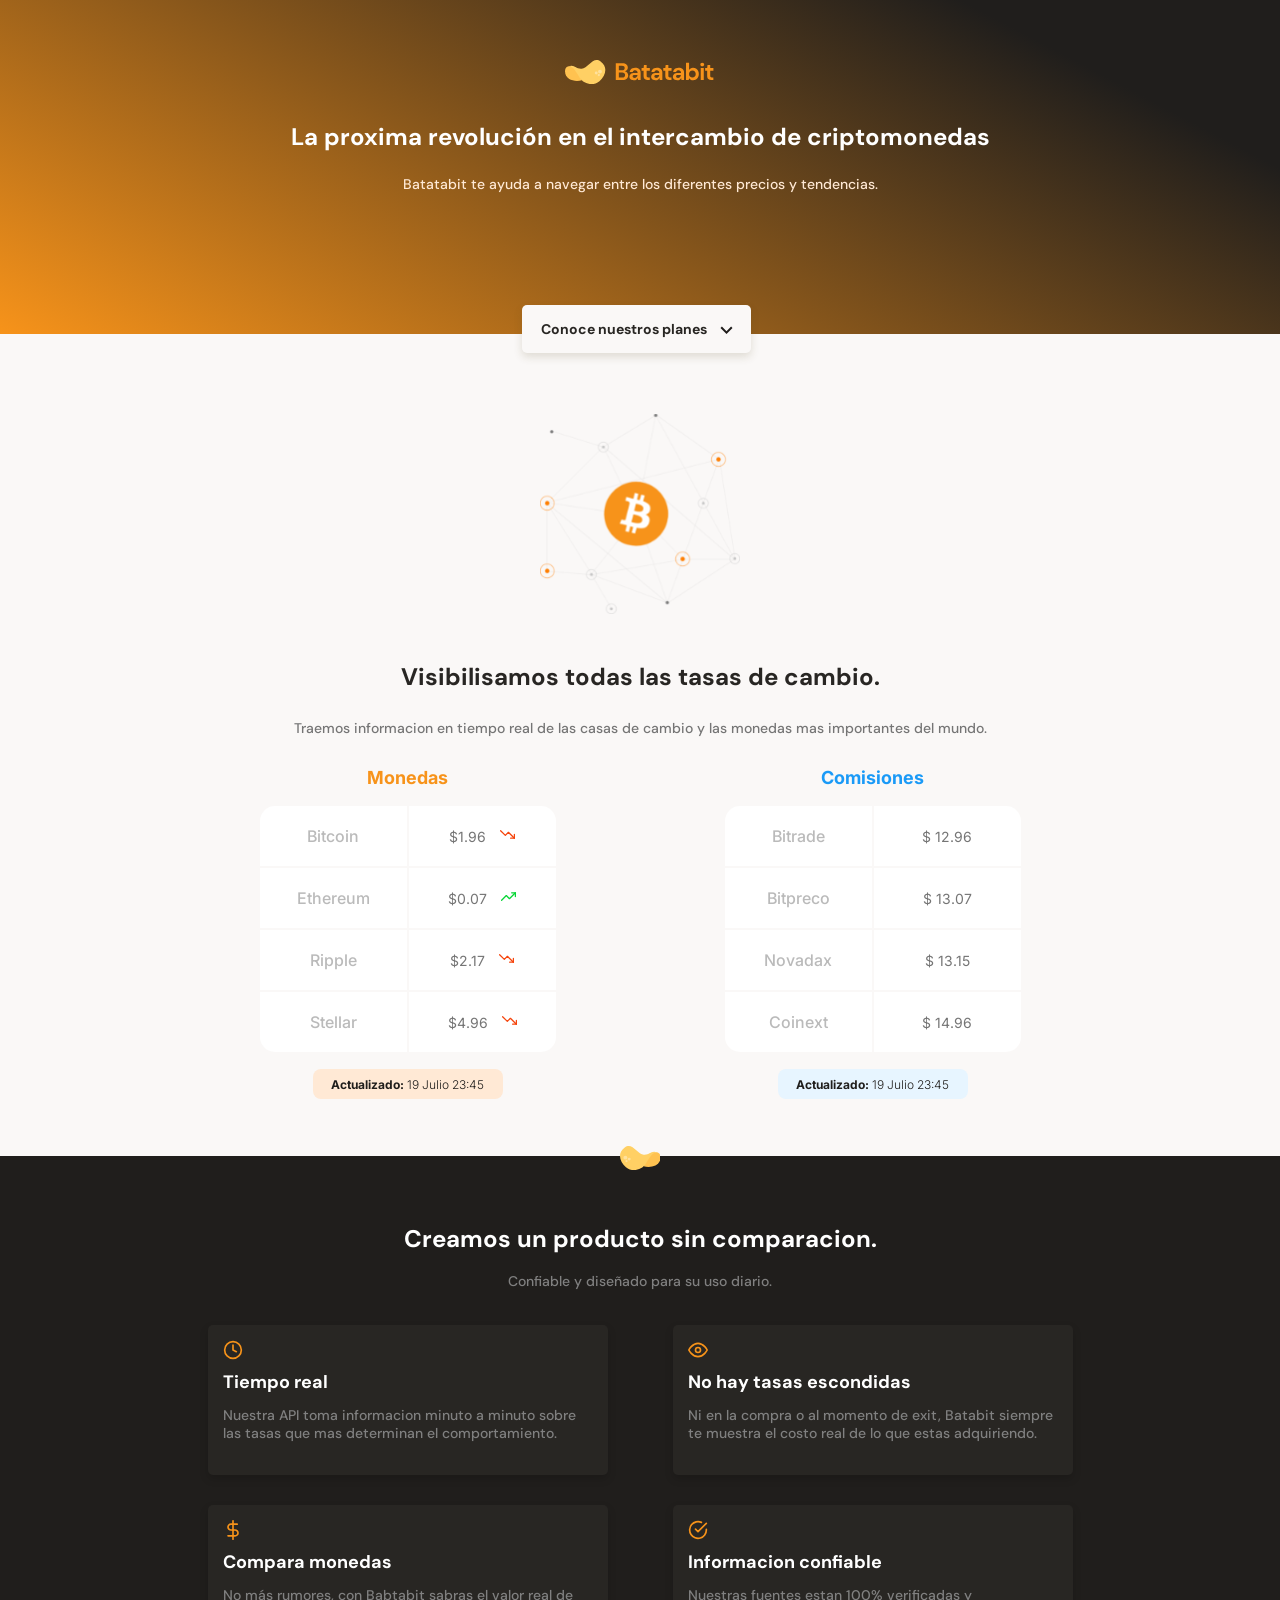
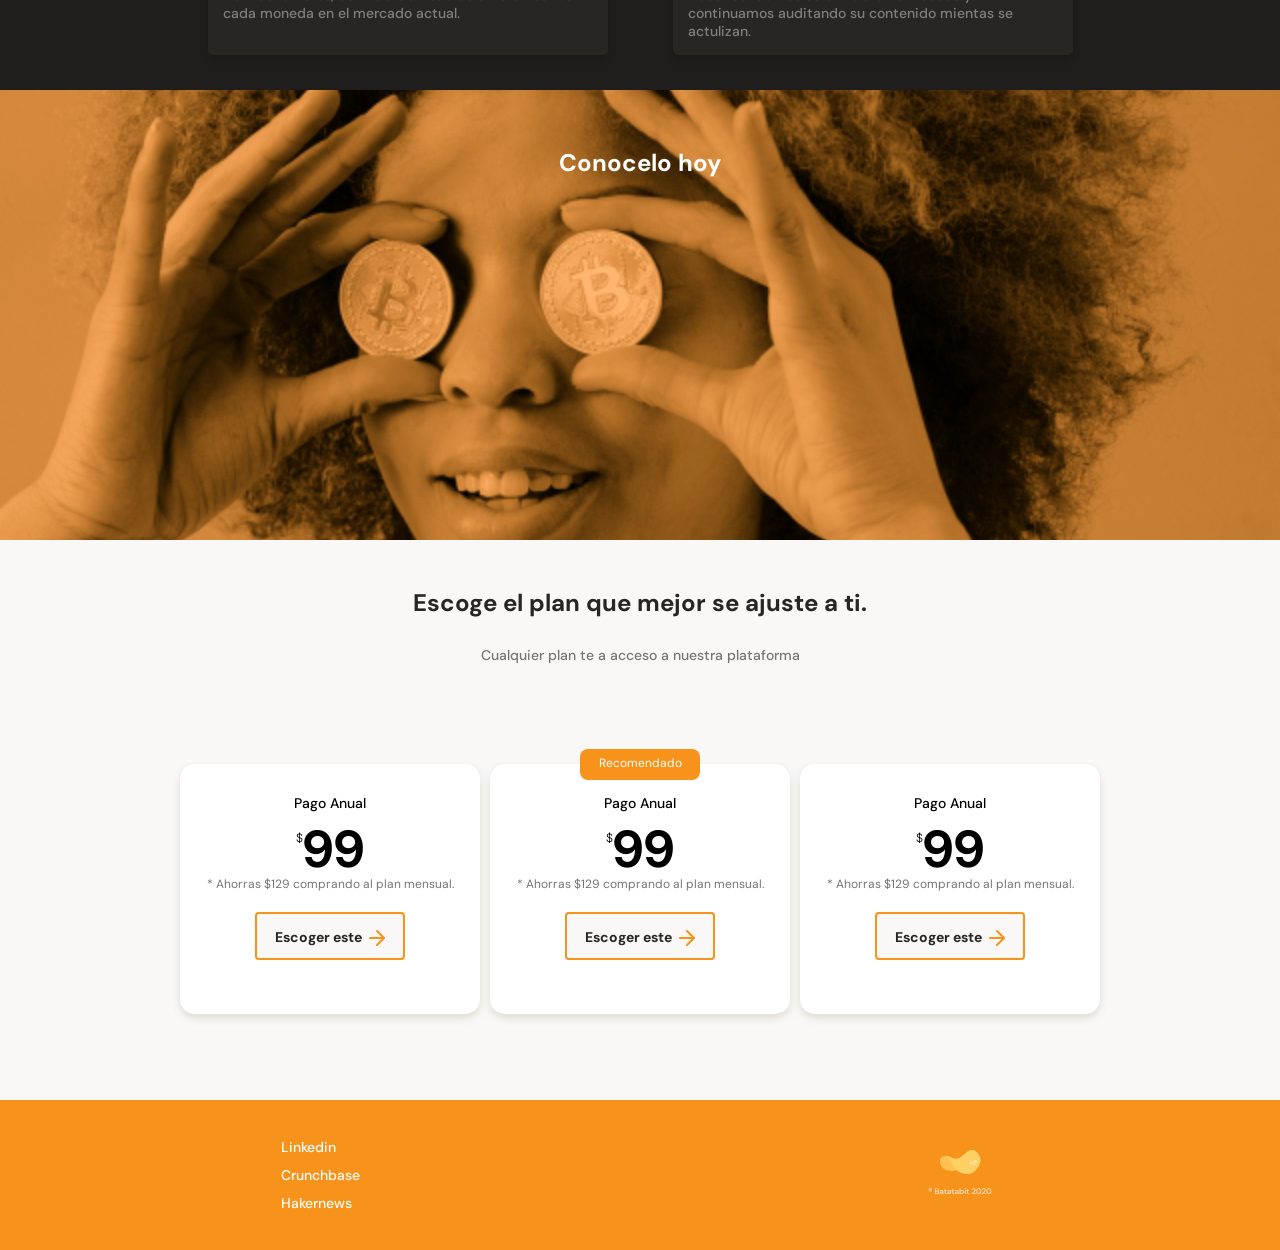
<file: index.html>
<!DOCTYPE html>
<html lang="en">
<head>
    <meta charset="UTF-8">
    <meta http-equiv="X-UA-Compatible" content="IE=edge">
    <meta name="viewport" content="width=device-width, initial-scale=1.0">
    <link rel="preconnect" href="https://fonts.gstatic.com">
    <link href="https://fonts.googleapis.com/css2?family=DM+Sans:wght@400;500;700&family=Inter:wght@300;500&display=swap" rel="stylesheet"> 
    <link rel="stylesheet" href="./styles.css">
    <link rel="stylesheet" href="./css/tablet.css" media="(min-width: 930px)">
    <title>BatataBit</title>
</head>
<body>
    <header>
        <img src="./assets/img/logo.svg" alt="">
        <div class="header--title-container">
            <h1>La proxima revolución en el intercambio de criptomonedas</h1>
            <p>Batatabit te ayuda a navegar entre los diferentes precios y tendencias.</p>
            <a href="#plans" class="header--button">Conoce nuestros planes <span></span></a>
        </div> 
    </header>
    <main>
        <section class="main-exchange-container">
            <div class="backgroundImg"></div>
            <div class="main-exchange-container--title">
                <h2>Visibilisamos todas las tasas de cambio.</h2>
                <p>Traemos informacion en tiempo real de las casas de cambio y las monedas mas importantes del mundo.</p>
            </div>
            <section class="main-tables-container">
                <div class="main-currency-table">
                    <p class="currency-table--title">Monedas</p>
                    <div class="currency-table--container">
                        <table>
                            <tr>
                                <td class="table__top-left">Bitcoin</td>
                                <td class="table__top-right table__right">$1.96 <span class="down"></span> </td>
                            </tr>
                            <tr>
                                <td>Ethereum</td>
                                <td class="table__right">$0.07 <span class="up"></span> </td>
                            </tr>
                            <tr>
                                <td>Ripple</td>
                                <td class="table__right">$2.17 <span class="down"></span> </td>
                            </tr>
                            <tr>
                                <td class="table__bottom-left">Stellar</td>
                                <td class="table__bottom-right table__right">$4.96 <span class="down"></span> </td>
                            </tr>
                        </table>
                    </div>
                    <div class="currency-table--date">
                        <p><b>Actualizado:</b> 19 Julio 23:45</p>
                    </div>
                </div>
            <!-- </section>
            <section class="main-tables-container"> -->
                <div class="main-currency-table">
                    <p class="currency-table--title second">Comisiones</p>
                    <div class="currency-table--container">
                        <table>
                            <tr>
                                <td class="table__top-left">Bitrade</td>
                                <td class="table__top-right table__right">$ 12.96</td>
                            </tr>
                            <tr>
                                <td>Bitpreco</td>
                                <td class="table__right">$ 13.07</td>
                            </tr>
                            <tr>
                                <td>Novadax</td>
                                <td class="table__right">$ 13.15</td>
                            </tr>
                            <tr>
                                <td class="table__bottom-left">Coinext</td>
                                <td class="table__bottom-right table__right">$ 14.96</td>
                            </tr>
                        </table>
                    </div>
                    <div class="currency-table--date secondAc">
                        <p><b>Actualizado:</b> 19 Julio 23:45</p>
                    </div>
                </div>
            </section>
        </section>
        <section class="main-product-detail">
            <span class="product-detail--batata-logo"></span>
            <div class="product-detail--title">
                <h2>Creamos un producto sin comparacion.</h2>
                <p>Confiable y diseñado para su uso diario.</p>
            </div>
            <section class="product-cards--container">
                <article class="product-detail--card">
                    <span class="clock"></span>
                    <p class="product--card-title">Tiempo real</p>
                    <p class="product--card-body">Nuestra API toma informacion minuto a minuto sobre las tasas que mas determinan el comportamiento.</p>
                </article>
            <!-- </section>
            <section class="product-cards--container"> -->
                <article class="product-detail--card">
                    <span class="eye"></span>
                    <p class="product--card-title">No hay tasas escondidas</p>
                    <p class="product--card-body">Ni en la compra o al momento de exit, Batabit siempre te muestra el costo real de lo que estas adquiriendo.</p>
                </article>
            <!-- </section>
            <section class="product-cards--container"> -->
                <article class="product-detail--card">
                    <span class="dollar"></span>
                    <p class="product--card-title">Compara monedas</p>
                    <p class="product--card-body">No más rumores, con Babtabit sabras el valor real de cada moneda en el mercado actual.</p>
                </article>
            <!-- </section>
            <section class="product-cards--container"> -->
                <article class="product-detail--card">
                    <span class="check"></span>
                    <p class="product--card-title">Informacion confiable</p>
                    <p class="product--card-body">Nuestras fuentes estan 100% verificadas y continuamos auditando su contenido mientas se actulizan.</p>
                </article>
            </section>
        </section>
        <section class="bitcoin-img-container">
            <h2>Conocelo hoy</h2>
        </section>
        <section id="plans" class="main-plans-container">
            <div class="plans--title">
                <h2>Escoge el plan que mejor se ajuste a ti.</h2>
                <p>Cualquier plan te a acceso a nuestra plataforma</p>
            </div>
            <section class="plans-container--slider">
                <article class="plans-container--card">
                    <div class="plan-info-container">
                        <h3 class="plan-card--title">Pago Anual</h3>
                        <p class="plan-card--price"><span>$</span>99</p>
                        <p class="plan-card--saving">* Ahorras $129 comprando al plan mensual.</p>
                        <button class="plan-card--ca">Escoger este <span></span></button>
                    </div>
                </article>
                <article class="plans-container--card">
                    <p class="recommended">Recomendado</p>
                    <div class="plan-info-container">
                        <h3 class="plan-card--title">Pago Anual</h3>
                        <p class="plan-card--price"><span>$</span>99</p>
                        <p class="plan-card--saving">* Ahorras $129 comprando al plan mensual.</p>
                        <button class="plan-card--ca">Escoger este <span></span></button>
                    </div>
                </article>
                <article class="plans-container--card">
                    <div class="plan-info-container">
                        <h3 class="plan-card--title">Pago Anual</h3>
                        <p class="plan-card--price"><span>$</span>99</p>
                        <p class="plan-card--saving">* Ahorras $129 comprando al plan mensual.</p>
                        <button class="plan-card--ca">Escoger este <span></span></button>
                    </div>
                </article>
            </section>
        </section>
    </main>
    <footer>
        <section class="left">
            <ul>
                <li><a href="#">Linkedin</a></li>
                <li><a href="#">Crunchbase</a></li>
                <li><a href="#">Hakernews</a></li>
            </ul>
        </section>
        <section class="right">
            <img src="./assets/img/logo-footer.svg" alt="Logo de batatabit 2020">
        </section>
    </footer>
</body>
</html>
</file>
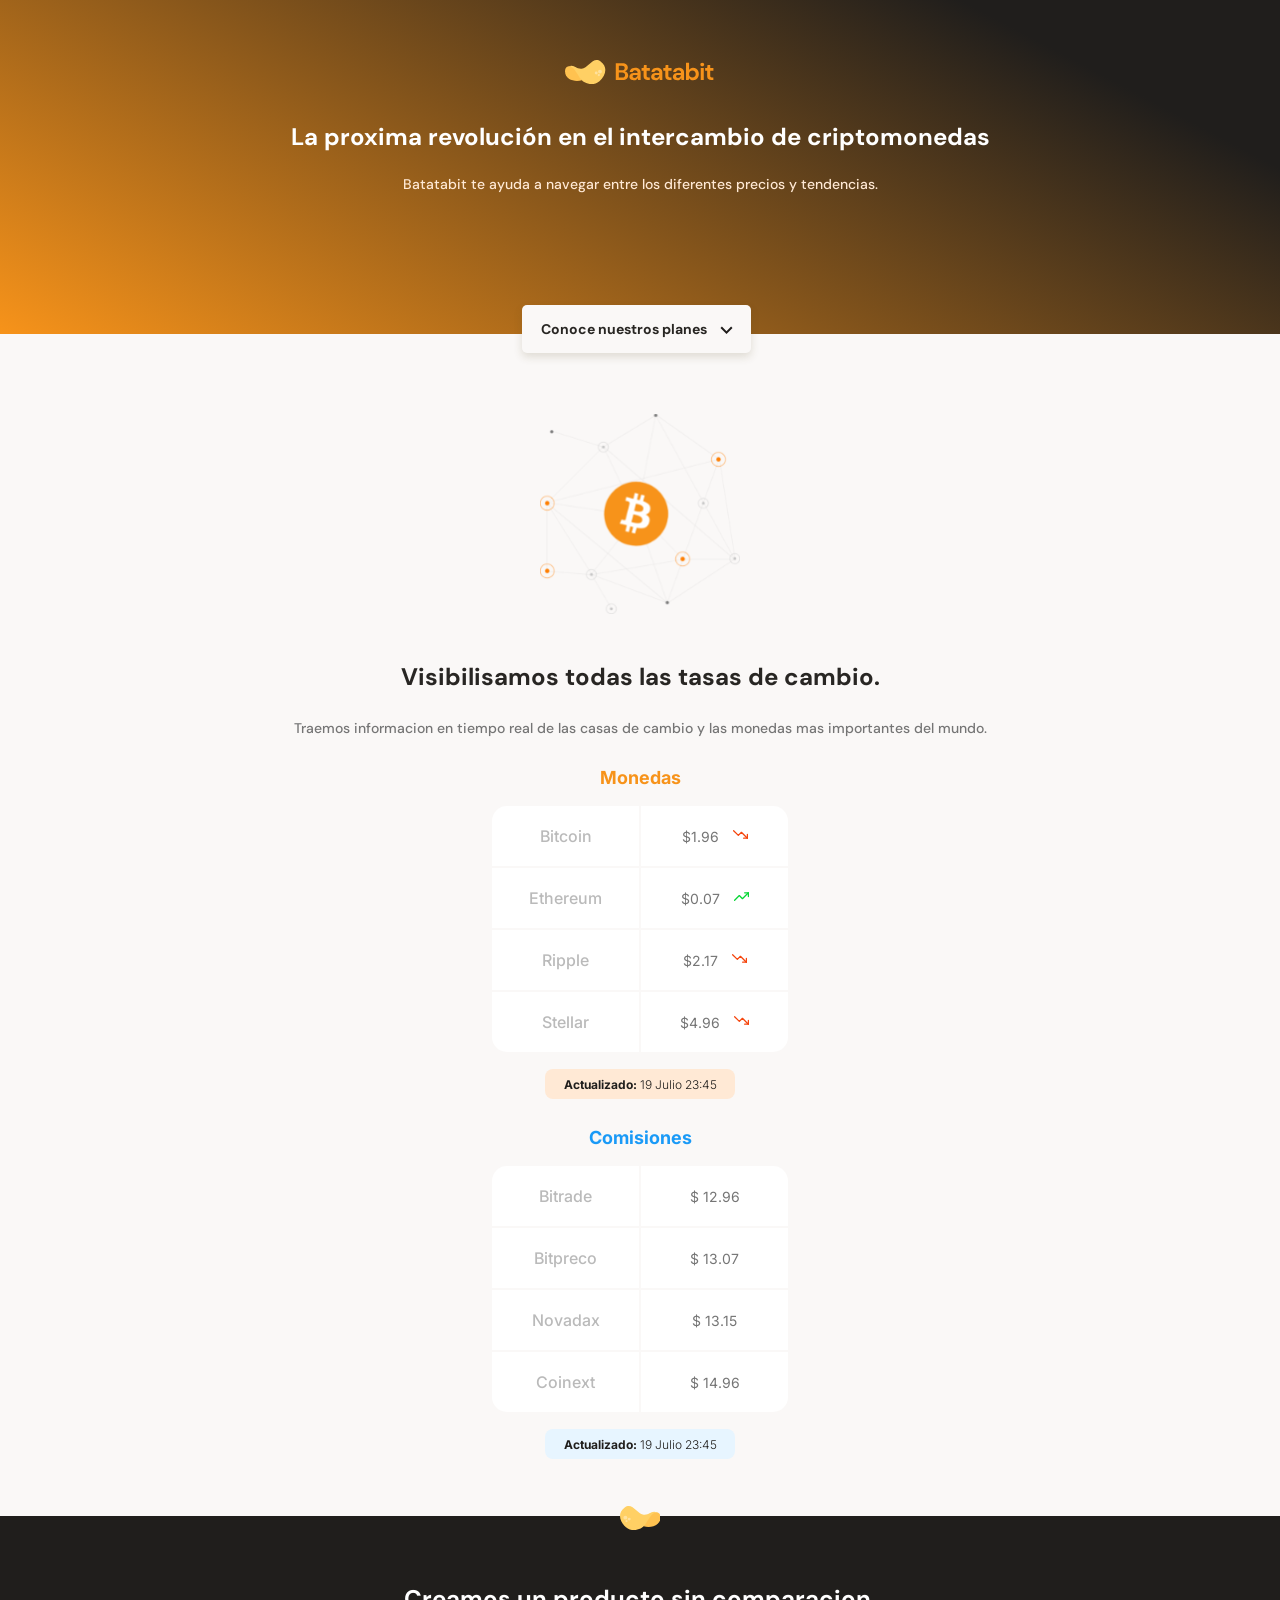
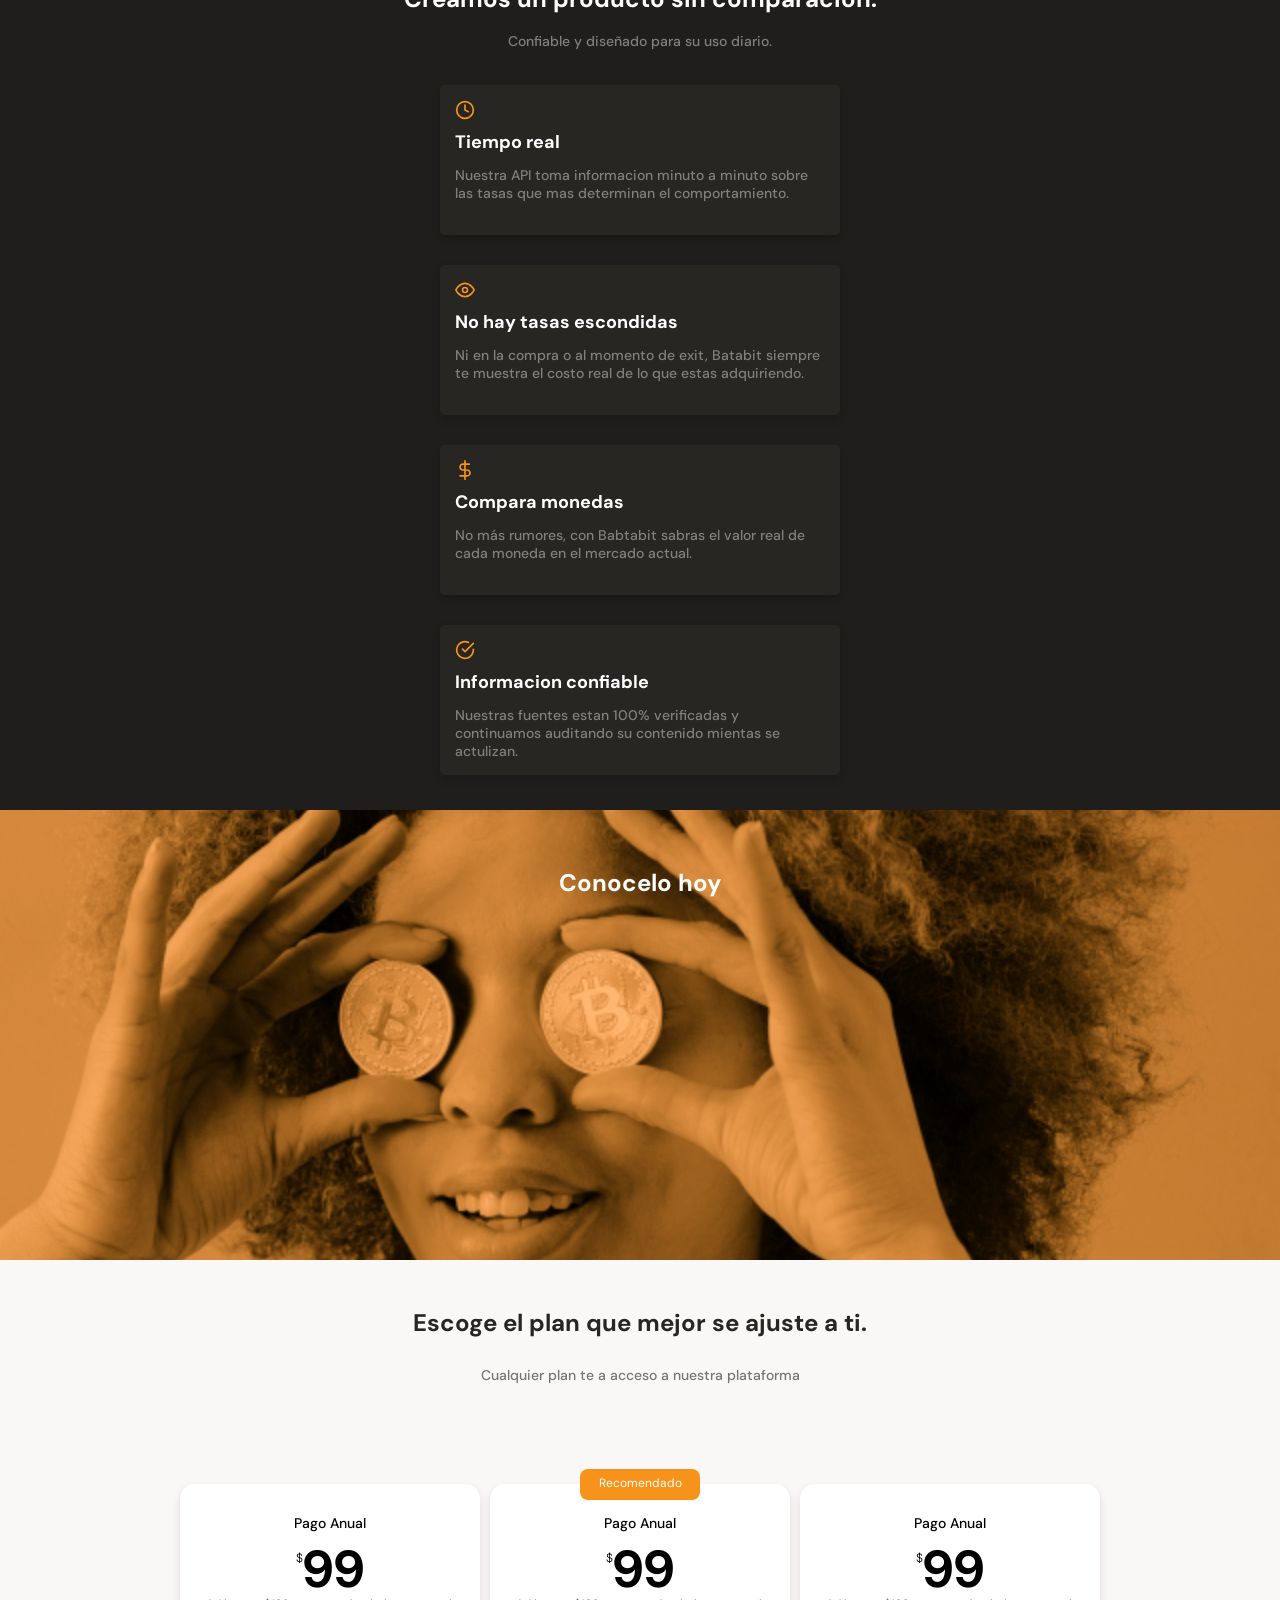
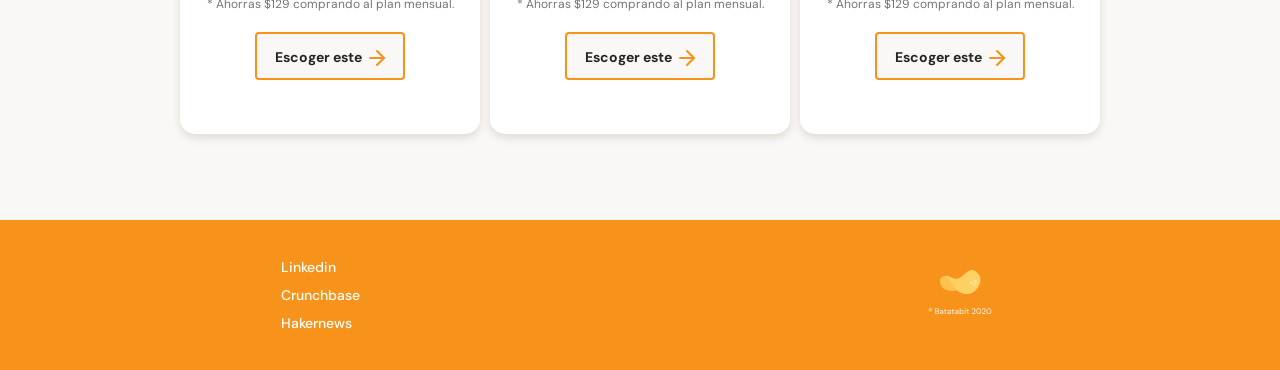
<file: inde.html>
<!DOCTYPE html>
<html lang="en">
<head>
    <meta charset="UTF-8">
    <meta http-equiv="X-UA-Compatible" content="IE=edge">
    <meta name="viewport" content="width=device-width, initial-scale=1.0">
    <link rel="preconnect" href="https://fonts.gstatic.com">
    <link href="https://fonts.googleapis.com/css2?family=DM+Sans:wght@400;500;700&family=Inter:wght@300;500&display=swap" rel="stylesheet"> 
    <link rel="stylesheet" href="./styles.css">
    <link rel="stylesheet" href="./css/tablet.css" media="(min-width: 930px)">
    <title>Document</title>
</head>
<body>
    <header>
        <img src="./assets/img/logo.svg" alt="">
        <div class="header--title-container">
            <h1>La proxima revolución en el intercambio de criptomonedas</h1>
            <p>Batatabit te ayuda a navegar entre los diferentes precios y tendencias.</p>
            <a href="#plans" class="header--button">Conoce nuestros planes <span></span></a>
        </div> 
    </header>
    <main>
        <section class="main-exchange-container">
            <div class="backgroundImg"></div>
            <div class="main-exchange-container--title">
                <h2>Visibilisamos todas las tasas de cambio.</h2>
                <p>Traemos informacion en tiempo real de las casas de cambio y las monedas mas importantes del mundo.</p>
            </div>
            <section class="main-tables-container">
                <div class="main-currency-table">
                    <p class="currency-table--title">Monedas</p>
                    <div class="currency-table--container">
                        <table>
                            <tr>
                                <td class="table__top-left">Bitcoin</td>
                                <td class="table__top-right table__right">$1.96 <span class="down"></span> </td>
                            </tr>
                            <tr>
                                <td>Ethereum</td>
                                <td class="table__right">$0.07 <span class="up"></span> </td>
                            </tr>
                            <tr>
                                <td>Ripple</td>
                                <td class="table__right">$2.17 <span class="down"></span> </td>
                            </tr>
                            <tr>
                                <td class="table__bottom-left">Stellar</td>
                                <td class="table__bottom-right table__right">$4.96 <span class="down"></span> </td>
                            </tr>
                        </table>
                    </div>
                    <div class="currency-table--date">
                        <p><b>Actualizado:</b> 19 Julio 23:45</p>
                    </div>
                </div>
            </section>
            <section class="main-tables-container">
                <div class="main-currency-table">
                    <p class="currency-table--title second">Comisiones</p>
                    <div class="currency-table--container">
                        <table>
                            <tr>
                                <td class="table__top-left">Bitrade</td>
                                <td class="table__top-right table__right">$ 12.96</td>
                            </tr>
                            <tr>
                                <td>Bitpreco</td>
                                <td class="table__right">$ 13.07</td>
                            </tr>
                            <tr>
                                <td>Novadax</td>
                                <td class="table__right">$ 13.15</td>
                            </tr>
                            <tr>
                                <td class="table__bottom-left">Coinext</td>
                                <td class="table__bottom-right table__right">$ 14.96</td>
                            </tr>
                        </table>
                    </div>
                    <div class="currency-table--date secondAc">
                        <p><b>Actualizado:</b> 19 Julio 23:45</p>
                    </div>
                </div>
            </section>
        </section>
        <section class="main-product-detail">
            <span class="product-detail--batata-logo"></span>
            <div class="product-detail--title">
                <h2>Creamos un producto sin comparacion.</h2>
                <p>Confiable y diseñado para su uso diario.</p>
            </div>
            <section class="product-cards--container">
                <article class="product-detail--card">
                    <span class="clock"></span>
                    <p class="product--card-title">Tiempo real</p>
                    <p class="product--card-body">Nuestra API toma informacion minuto a minuto sobre las tasas que mas determinan el comportamiento.</p>
                </article>
            </section>
            <section class="product-cards--container">
                <article class="product-detail--card">
                    <span class="eye"></span>
                    <p class="product--card-title">No hay tasas escondidas</p>
                    <p class="product--card-body">Ni en la compra o al momento de exit, Batabit siempre te muestra el costo real de lo que estas adquiriendo.</p>
                </article>
            </section>
            <section class="product-cards--container">
                <article class="product-detail--card">
                    <span class="dollar"></span>
                    <p class="product--card-title">Compara monedas</p>
                    <p class="product--card-body">No más rumores, con Babtabit sabras el valor real de cada moneda en el mercado actual.</p>
                </article>
            </section>
            <section class="product-cards--container">
                <article class="product-detail--card">
                    <span class="check"></span>
                    <p class="product--card-title">Informacion confiable</p>
                    <p class="product--card-body">Nuestras fuentes estan 100% verificadas y continuamos auditando su contenido mientas se actulizan.</p>
                </article>
            </section>
        </section>
        <section class="bitcoin-img-container">
            <h2>Conocelo hoy</h2>
        </section>
        <section id="plans" class="main-plans-container">
            <div class="plans--title">
                <h2>Escoge el plan que mejor se ajuste a ti.</h2>
                <p>Cualquier plan te a acceso a nuestra plataforma</p>
            </div>
            <section class="plans-container--slider">
                <article class="plans-container--card">
                    <div class="plan-info-container">
                        <h3 class="plan-card--title">Pago Anual</h3>
                        <p class="plan-card--price"><span>$</span>99</p>
                        <p class="plan-card--saving">* Ahorras $129 comprando al plan mensual.</p>
                        <button class="plan-card--ca">Escoger este <span></span></button>
                    </div>
                </article>
                <article class="plans-container--card">
                    <p class="recommended">Recomendado</p>
                    <div class="plan-info-container">
                        <h3 class="plan-card--title">Pago Anual</h3>
                        <p class="plan-card--price"><span>$</span>99</p>
                        <p class="plan-card--saving">* Ahorras $129 comprando al plan mensual.</p>
                        <button class="plan-card--ca">Escoger este <span></span></button>
                    </div>
                </article>
                <article class="plans-container--card">
                    <div class="plan-info-container">
                        <h3 class="plan-card--title">Pago Anual</h3>
                        <p class="plan-card--price"><span>$</span>99</p>
                        <p class="plan-card--saving">* Ahorras $129 comprando al plan mensual.</p>
                        <button class="plan-card--ca">Escoger este <span></span></button>
                    </div>
                </article>
            </section>
        </section>
    </main>
    <footer>
        <section class="left">
            <ul>
                <li><a href="#">Linkedin</a></li>
                <li><a href="#">Crunchbase</a></li>
                <li><a href="#">Hakernews</a></li>
            </ul>
        </section>
        <section class="right">
            <img src="./assets/img/logo-footer.svg" alt="Logo de batatabit 2020">
        </section>
    </footer>
</body>
</html>
</file>
<file: styles.css>
/*
1. posicionamiento
2. modelo de caja (Box model)
3. Tipografia
4. visuales
5. Otros
*/

:root {
    /* Colores */
    --bitcoin-orange: #f7931A;
    --soft-orange: #FFE9D5;
    --secondary-blue: #1a9af7;
    --soft-blue: #e7f5ff;
    --warm-black: #201E1C;
    --black: #282623;
    --grey: #bababa;
    --off-white: #fAF8F7;
    --just-white: #fff;
}
*{
    box-sizing: border-box;
    margin: 0;
    padding: 0;
}
html {
    font-size: 62.5%;
    font-family: 'DM Sans', sans-serif;
}
header {
    position: relative;
    display: flex;
    flex-direction: column;
    justify-content: center;
    width: 100%;
    min-width: 320px;
    height: 334px;
    text-align: center;
    background: linear-gradient(207.8deg, #201E1C 16.69%, #F7931A 100%);
}
header img {
    width: 150px;
    height: 24px;
    margin-top: 60px;
    align-self: center;
}
.header--title-container {
    width: 90%;
    min-width: 288px;
    max-width: 900px;
    height: 218px;
    margin-top: 40px;
    text-align: center;
    align-self: center;
}
.header--title-container h1 {
    font-size: 2.4rem;
    font-weight: bold;
    /* esto es para el salto de linea */
    line-height: 2.6rem;
    color: var(--just-white);
}
.header--title-container p {
    margin-top: 25px;
    font-size: 1.4rem;
    /* el ancho de la fuente */
    font-weight: 500;
    line-height: 1.8rem;
    color: var(--soft-orange);
}
.header--title-container .header--button {
    position: absolute;
    left: calc(50% - 118px);
    /* cuando estamos en position absolute se puede hacer lo siguiente */
    top:270px;
    display: block;
    margin-top: 35px;
    padding: 15px;
    width: 229px;
    height: 48px;
    background-color: var(--off-white);
    /* sombra */
    box-shadow: 0px 4px 8px rgba(89, 73, 30, 0.16);
    border: none;
    border-radius: 5px;
    font-size: 1.4rem;
    font-weight: bold;
    text-decoration: none;
    color: var(--black);
}
.header--button span {
    display: inline-block;
    /* ancho */
    width: 13px;
    height: 8px;
    margin-left: 10px;
    background-image: url('./assets/icons/down-arrow.svg');
}
main{
    width: 100%;
    height: auto;
    background-color: var(--off-white);
}
.main-exchange-container {
    width: 100%;
    height: auto;
    padding-top: 80px;
    padding-bottom: 30px;
    text-align: center;
}
.main-exchange-container--title{
    width: 90%;
    min-width: 288px;
    max-width: 900px;
    margin: 0 auto;
}
.main-exchange-container .backgroundImg {
    width: 200px;
    height: 200px;
    margin: 0 auto;
    margin-bottom: 50px;
    background-image: url('./assets/img/bitcoin.svg');
    background-size: cover;
    background-position: center;
    background-repeat: no-repeat;
}
.main-exchange-container h2 {
    margin-bottom: 30px;
    font-size: 2.4rem;
    font-weight: bold;
    line-height: 2.6rem;
    color: var(--black);
}
.main-exchange-container p {
    margin-bottom: 30px;
    font-size: 1.4rem;
    font-weight: 500;
    line-height: 1.6rem;
    color: #757575;
}
.main-currency-table {
    width: 70%;
    min-width: 235px;
    max-width: 500px;
    height: 360px;
    margin: 0 auto;
    font-family: "Inter", sans-serif;
}
.main-currency-table .currency-table--title {
    margin-bottom: 15px;
    font-size: 1.8rem;
    font-weight: bold;
    line-height: 2.3rem;
    color: var(--bitcoin-orange);
}
.main-currency-table .second    {
    color: var(--secondary-blue);
}
.currency-table--container{
    width: 90%;
    min-width: 230;
    max-width: 300px;
    height: 250px;
    margin: 0 auto;
}
.currency-table--container table {
    width: 100%;
    height: 100%;
}
.currency-table--container td {
    width: 50%;
    font-size: 1.6rem;
    font-weight: 500;
    line-height: 1.9rem;
    color: var(--grey);
    background-color: var(--just-white);
}
.currency-table--container .table__top-left {
    border-radius: 15px 0 0 0;
}
.currency-table--container .table__top-right{
    border-radius: 0 15px 0 0 ;
}
.currency-table--container .table__bottom-left {
    border-radius: 0 0 0 15px;
}
.currency-table--container .table__bottom-right {
    border-radius: 0 0 15px 0;
}
.currency-table--container .table__right {
    font-size: 1.4rem;
    font-weight: normal;
    line-height: 1.7rem;
    color: #757575;
}
.currency-table--container .down {
    display: inline-block;
    width: 15px;
    height: 15px;
    margin-left: 10px;
    background-image: url("./assets/icons/trending-down.svg");
    background-size: cover;
    background-position: center;
    background-repeat: no-repeat;
}
.currency-table--container .up {
    display: inline-block;
    width: 15px;
    height: 15px;
    margin-left: 10px;
    background-image: url("./assets/icons/trending-up.svg");
    background-size: cover;
    background-position: center;
    background-repeat: no-repeat;
}
.currency-table--date {
    width: 190px;
    height: 30px;
    margin: 0 auto;
    margin-top: 15px;
    padding: 8px;
    background-color: var(--soft-orange);
    border-radius: 8px;
}
.main-currency-table .secondAc{
    background-color: var(--soft-blue);
}
.currency-table--date p {
    font-size: 1.2rem;
    font-weight: 300;
    line-height: 1.5rem;
    color: var(--warm-black);
}
/*product*/
.main-product-detail {
    position: relative;
    width: 100%;
    min-width: 320px;
    height: auto;
    padding: 20px 10px;
    background-color: var(--warm-black);
}
.product-detail--batata-logo{
    position: absolute;
    width: 40px;
    height: 25px;
    top: -10px;
    left: calc(50% - 20px);
    background-image: url('./assets/icons/batata.svg');
}
.product-detail--title {
    width: 90%;
    min-width: 288px;
    height: auto;
    margin: 0 auto;
    margin-top: 50px;
    text-align: center;
}
.product-detail--title h2 {
    margin-bottom: 20px;
    font-size: 2.4rem;
    font-weight: bold;
    line-height: 2.6rem;
    color: var(--just-white);
}
.product-detail--title p{
    margin-bottom: 20px;
    font-size: 1.4rem;
    font-weight: 500;
    line-height: 1.8rem;
    color: #808080;
}
.product-detail--card {
    width: 90%;
    min-width: 288px;
    max-width: 400px;
    min-height: 150px;
    margin: 15px auto;
    padding: 15px;
    background-color: var(--black);
    border-radius: 5px;
    box-shadow: 0 4px 8px rgba(0, 0, 0, 0.16);
}
.product-detail--card .clock {
    display: inline-block;
    width: 20px;
    height: 20px;
    margin-bottom: 10px;
    background-image: url('./assets/icons/clock.svg');
    background-size: cover;
    background-position: center;
    background-repeat: no-repeat;
}
.product-detail--card .eye {
    display: inline-block;
    width: 20px;
    height: 20px;
    margin-bottom: 10px;
    background-image: url('./assets/icons/eye.svg');
    background-size: cover;
    background-position: center;
    background-repeat: no-repeat;
}
.product-detail--card .dollar {
    display: inline-block;
    width: 20px;
    height: 20px;
    margin-bottom: 10px;
    background-image: url('./assets/icons/dollar-sign.svg');
    background-size: cover;
    background-position: center;
    background-repeat: no-repeat;
}
.product-detail--card .check {
    display: inline-block;
    width: 20px;
    height: 20px;
    margin-bottom: 10px;
    background-image: url('./assets/icons/check-circle.svg');
    background-size: cover;
    background-position: center;
    background-repeat: no-repeat;
}
.product--card-title {
    margin-bottom: 15px;
    font-size: 1.8rem;
    font-weight: bold;
    line-height: 1.8rem;
    color: var(--just-white);
}
.product--card-body {
    font-size: 1.4rem;
    font-weight: 500;
    line-height: 1.8rem;
    color: #808080;
}
.bitcoin-img-container{
    width: 100%;
    min-width: 320px;
    height: 50vh;
    background-image: url('assets/img/bitcoinbaby2x.jpg');
    background-position: center;
    background-size: cover;
    background-repeat: no-repeat;
    text-align: center;
}
.bitcoin-img-container h2 {
    padding-top: 60px;
    font-size: 2.4rem;
    font-weight: bold;
    line-height: 2.6rem;
    color: var(--just-white);
}
.main-plans-container{
    width: 100%;
    min-width: 320px;
    padding-bottom: 70px;
    text-align: center;
}
.plans--title{
    width: 90%;
    min-width: 288px;
    height: auto;
    margin: 0 auto;
    margin-bottom: 50px;
}
.plans--title h2 {
    padding-top: 50px;
    font-size: 2.4rem;
    font-weight: bold;
    line-height: 2.6rem;
    color: var(--black);
}
.plans--title p {
    padding-top: 30px;
    font-size: 1.4rem;
    font-weight: 500;
    line-height: 1.8rem;
    color: #757575;
}
/* taretas de asta abajo */
.plans-container--slider {
    display: flex; /*para poner un una linea las targetas*/
    height: 316px;
    overflow-x: auto;
    overscroll-behavior-x: contain;
    scroll-snap-type: x proximity;
}
.plans-container--card {
    position: relative;
    scroll-snap-align: center;/*ayuda al scroll*/
    width: 70%;
    min-width: 190px;
    max-width: 300px;
    height: 250px;
    margin: 50px 5px 0;
    padding: 0 15px;
    background-color: var(--just-white);
    border-radius: 15px;
    box-shadow: 0 4px 8px rgba(89, 73, 30, 0.16);
}
.recommended{
    position: absolute;
    width: 120px;
    height: 31px;
    padding: 6px;
    top: -15px;
    left: calc(50% - 60px);
    font-size: 1.2rem;
    background-color: var(--bitcoin-orange);
    border-radius: 8px;
    color: var(--just-white);
}
.plan-card--title{
    padding-top: 30px;
    font-size: 1.4rem;
    font-weight: 500;
    line-height: 1.8rem;
    color: black;
}
.plan-card--price{
    pad: 5px 0;
    font-size: 5.2rem;
    font-weight: bold;
    line-height: 5.3rem;
    color: black;
}
.plan-card--price span {
    font-size: 1.2rem;
    font-weight: 300;
    vertical-align: 25px;
}
.plan-card--saving{
    font-size: 1.2rem;  
    color: #757575;
}
.plan-card--ca{
    width: 150px;
    height: 48px;
    margin-top: 20px;
    background-color: var(--off-white);
    border: 2px solid var(--bitcoin-orange);
    border-radius: 4px;
    font-family: 'DM Sans', sans-serif;
    font-size: 1.4rem;
    font-weight: bold;
    line-height: 1.8rem;
    color: var(--black);
}
.plan-card--ca span {
    display: inline-block;
    width: 20px;
    height: 20px;
    background-image: url('./assets/icons/orange-right-arrow.svg');
    vertical-align: text-bottom;
}
footer{
    display: flex;
    width: 100%;
    height: 150px;
    background-color: var(--bitcoin-orange);
}
footer section {
    display: flex;
    width: 50%;
    justify-content: center;
    align-items: center;
}
footer .left ul {
    font-size: 1.4rem;
    font-weight: 500;
    line-height: 1.8rem;
    list-style: none;
}
.left li {
    margin: 10px 0;
}
.left a{
    text-decoration: none;
    color: var(--just-white);
}
</file>
<file: css/tablet.css>
.main-tables-container{
    display: flex;
    width: 930px;
    margin: 0 auto;
}
.product-cards--container{
    display: flex;
    flex-wrap: wrap;    
    width: 930px;
    margin: 0 auto;
}
.plans-container--slider {
    justify-content: center;
}
</file>
